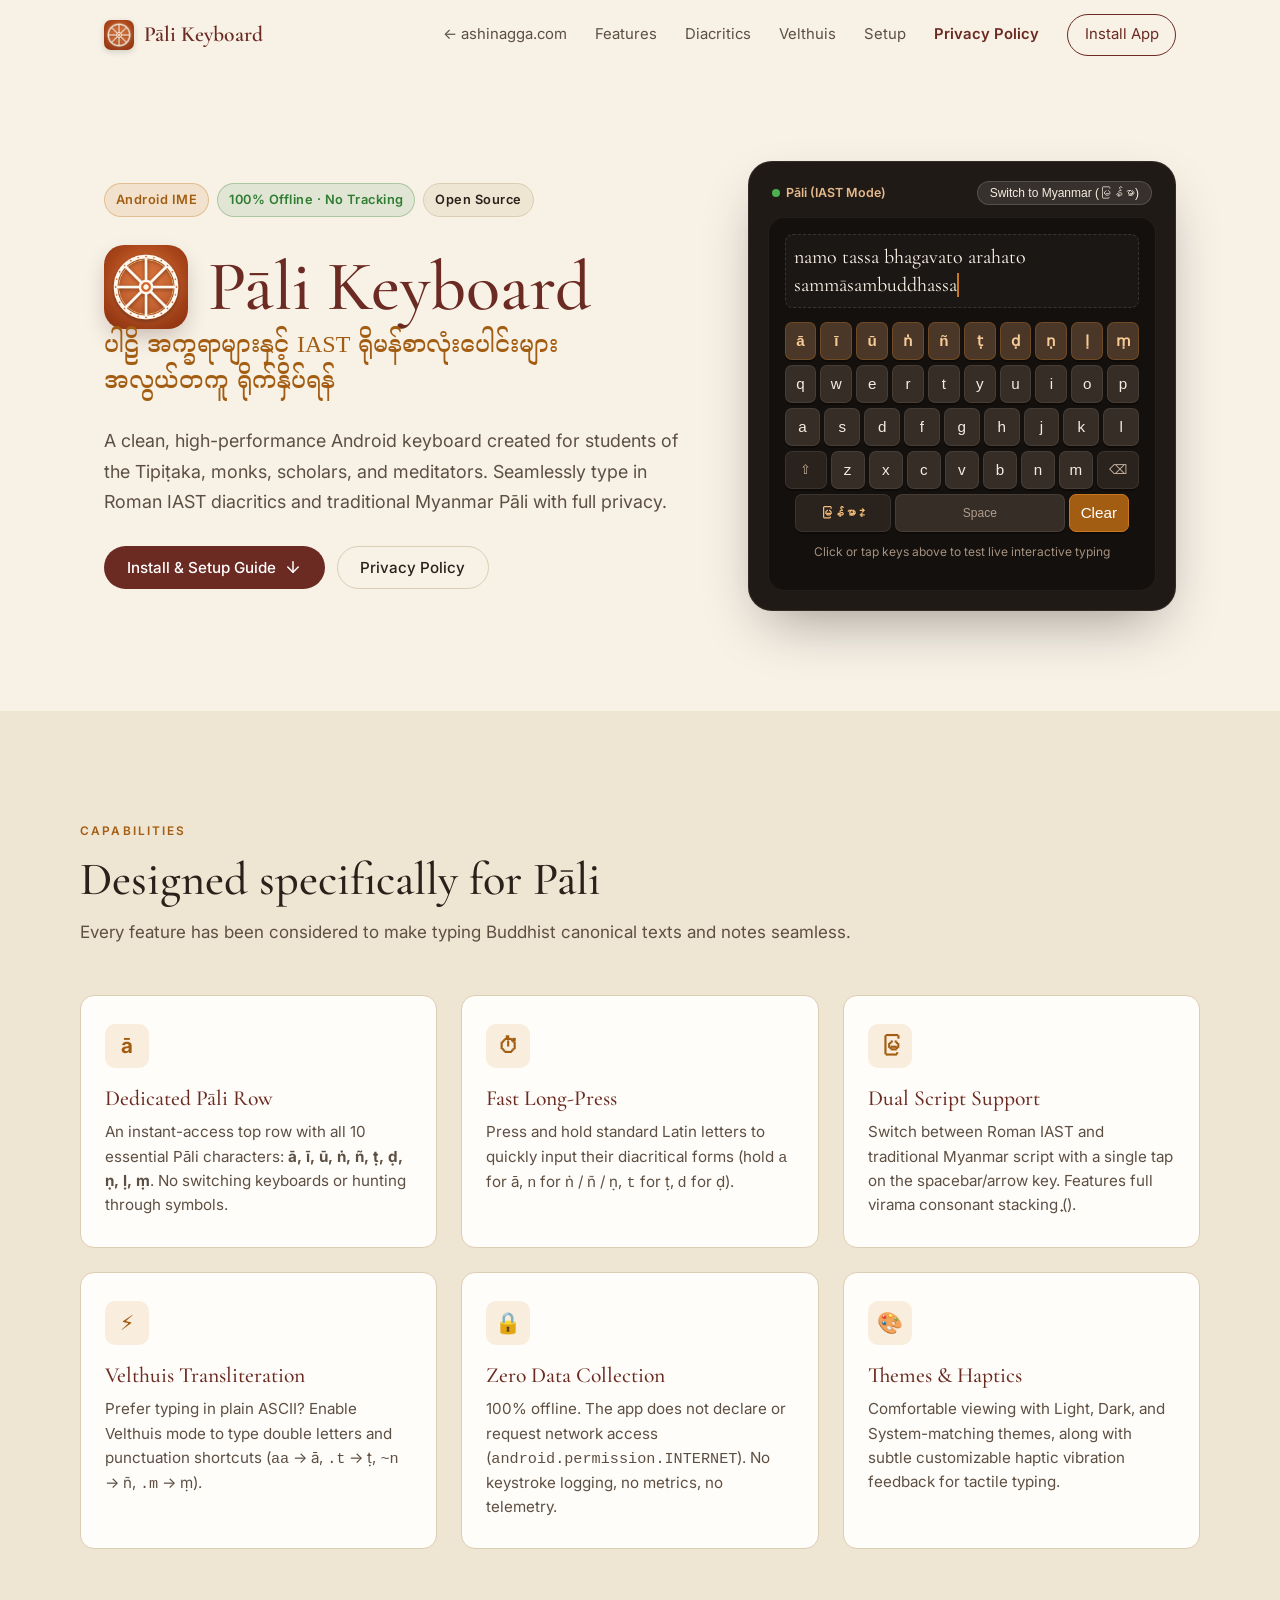
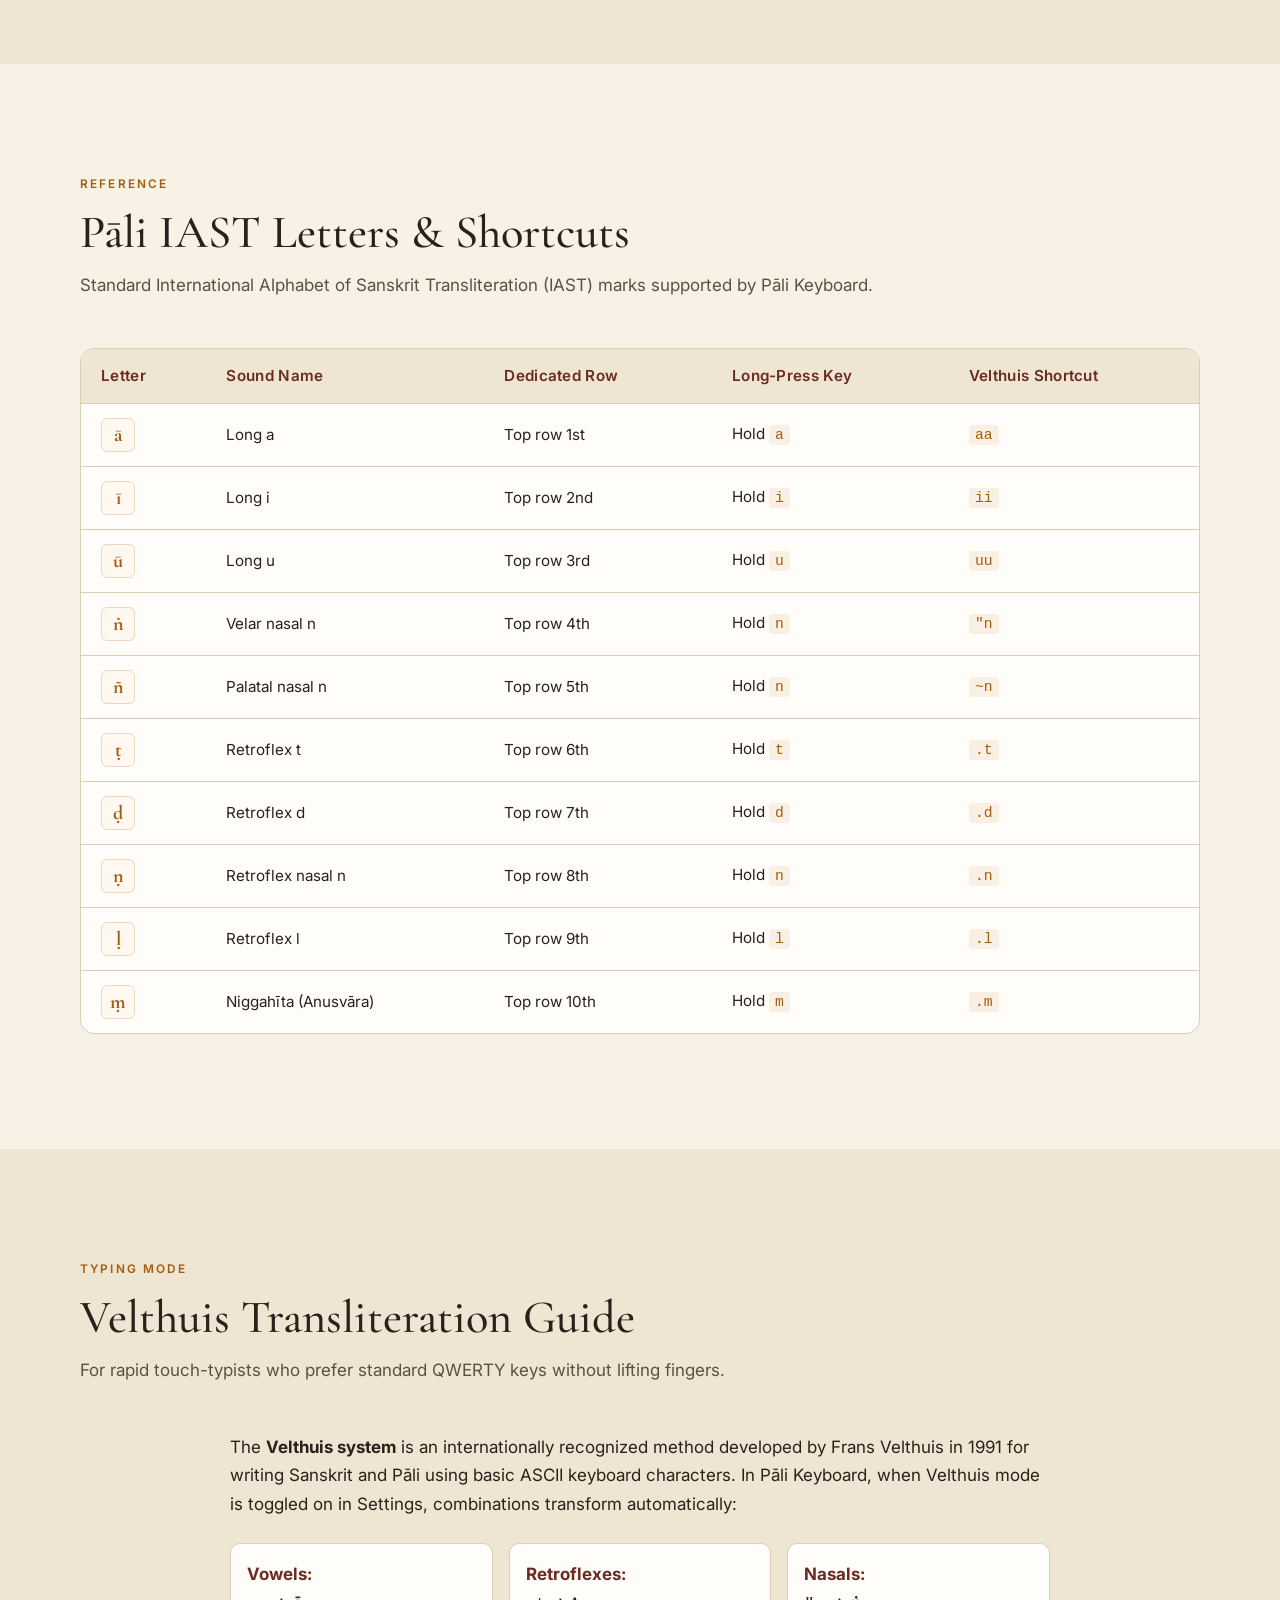
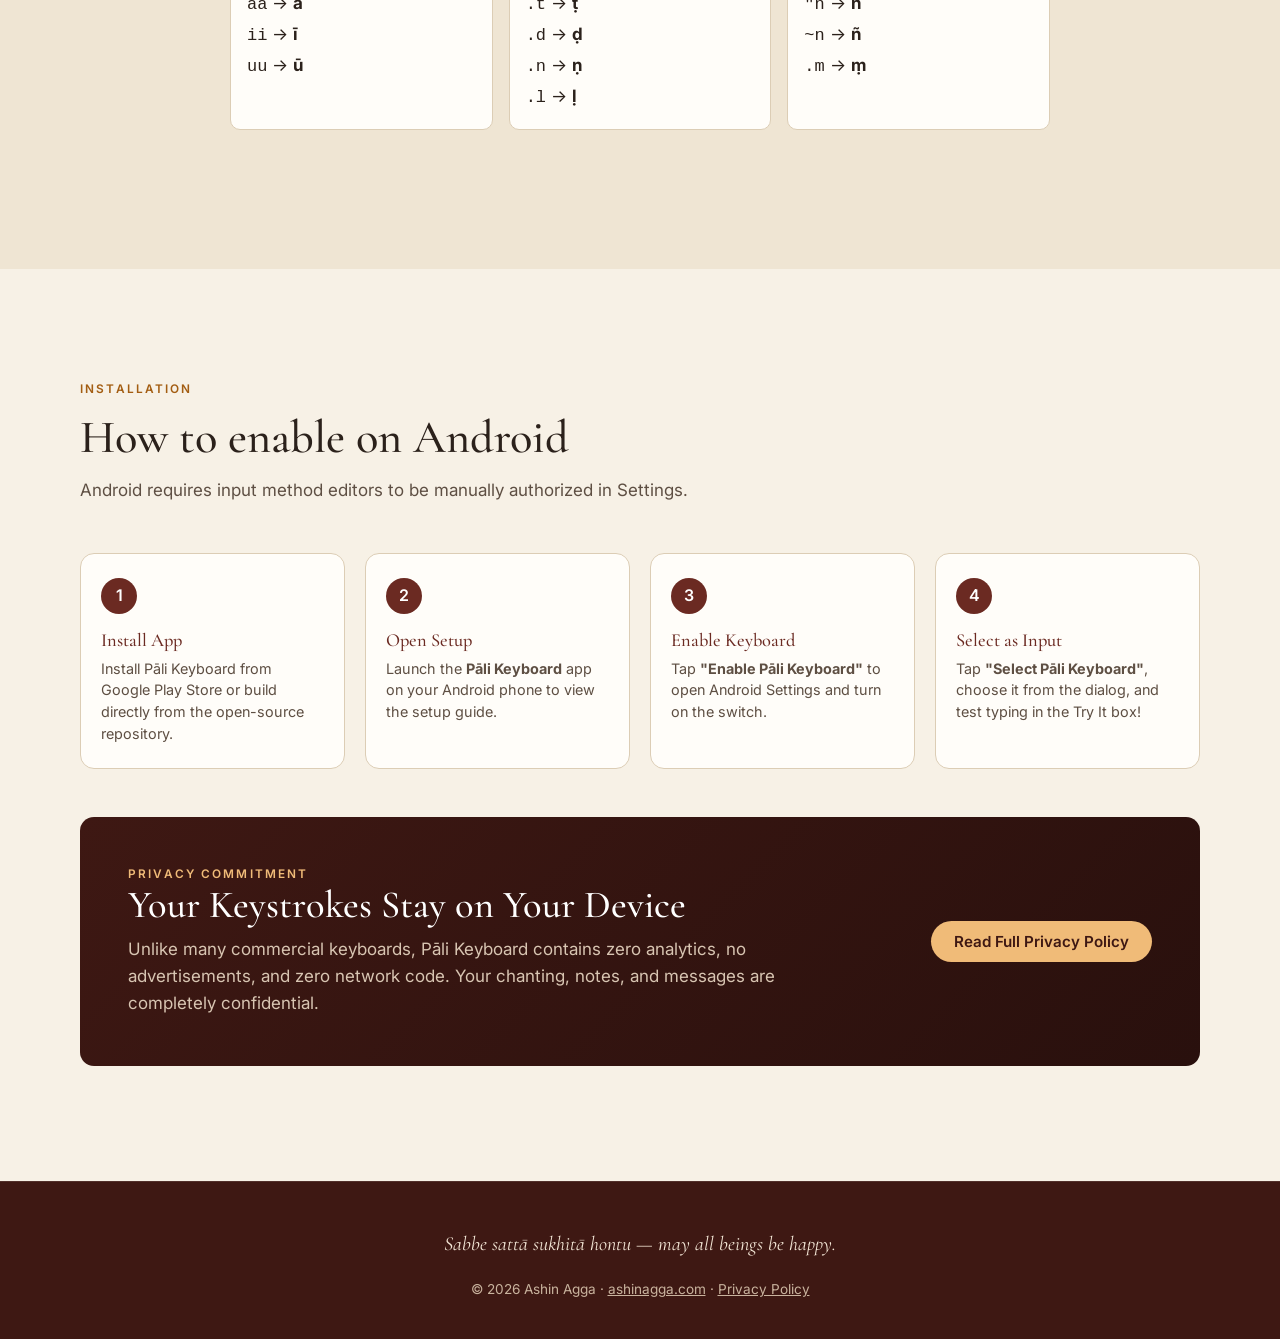
<file: pali-keyboard/index.html>
<!doctype html>
<html lang="en">
<head>
  <meta charset="utf-8">
  <meta name="viewport" content="width=device-width, initial-scale=1">
  <title>Pāli Keyboard for Android - Ashin Agga</title>
  <meta name="description" content="A lightweight, privacy-focused Android keyboard (IME) for typing Pāli in Roman script (IAST) and Myanmar script. 100% offline with zero data collection.">
  <link rel="preconnect" href="https://fonts.googleapis.com">
  <link rel="preconnect" href="https://fonts.gstatic.com" crossorigin>
  <link href="https://fonts.googleapis.com/css2?family=Cormorant+Garamond:ital,wght@0,400;0,500;0,600;1,400&family=Inter:wght@400;500;600;700&family=Noto+Serif+Myanmar:wght@400;500;600&display=swap" rel="stylesheet">
  <link rel="stylesheet" href="../css/style.css">
  <style>
    /* Specific styles for Pāli Keyboard Project Page */
    .pk-hero {
      max-width: var(--max);
      margin: 0 auto;
      padding: clamp(40px, 7vw, 90px) 24px clamp(50px, 8vw, 100px);
      display: grid;
      grid-template-columns: 1.15fr 0.85fr;
      gap: clamp(36px, 5vw, 70px);
      align-items: center;
    }
    .pk-hero__content h1 {
      font-size: clamp(2.8rem, 6vw, 4.4rem);
      color: var(--maroon);
      line-height: 1.08;
      margin-bottom: 0.35rem;
    }
    .pk-hero__burmese {
      font-family: var(--mm);
      font-size: clamp(1.2rem, 2.5vw, 1.5rem);
      color: var(--saffron-deep);
      margin-bottom: 1.25rem;
      line-height: 1.5;
    }
    .pk-hero__lead {
      font-size: 1.12rem;
      color: var(--ink-soft);
      line-height: 1.7;
      margin-bottom: 1.75rem;
    }
    .pk-badge-group {
      display: flex;
      flex-wrap: wrap;
      gap: 8px;
      margin-bottom: 1.75rem;
    }
    .pk-badge {
      display: inline-flex;
      align-items: center;
      gap: 6px;
      padding: .4em .85em;
      border-radius: 999px;
      font-size: .8rem;
      font-weight: 600;
      letter-spacing: .04em;
      background: var(--paper-2);
      border: 1px solid var(--line);
      color: var(--ink);
    }
    .pk-badge--accent {
      background: rgba(200,120,30,.12);
      border-color: rgba(200,120,30,.35);
      color: var(--saffron-deep);
    }
    .pk-badge--green {
      background: rgba(46,125,50,.1);
      border-color: rgba(46,125,50,.3);
      color: #2e7d32;
    }
    .pk-hero__actions {
      display: flex;
      flex-wrap: wrap;
      gap: 12px;
      align-items: center;
    }
    .pk-hero__actions .btn {
      display: inline-flex;
      align-items: center;
      gap: 8px;
    }

    /* Interactive Demo Sandbox */
    .pk-demo-card {
      background: #201a16;
      border-radius: 24px;
      padding: 20px;
      box-shadow: 0 24px 60px -20px rgba(32,26,22,.45), inset 0 0 0 1px rgba(255,255,255,.08);
      color: #fff;
    }
    .pk-demo__top {
      display: flex;
      justify-content: space-between;
      align-items: center;
      margin-bottom: 12px;
      padding: 0 4px;
    }
    .pk-demo__status {
      font-size: .78rem;
      font-weight: 600;
      color: #e5b98a;
      display: flex;
      align-items: center;
      gap: 6px;
    }
    .pk-demo__status::before {
      content: "";
      width: 8px;
      height: 8px;
      border-radius: 50%;
      background: #4caf50;
      display: inline-block;
    }
    .pk-demo__toggle-btn {
      background: rgba(255,255,255,.1);
      border: 1px solid rgba(255,255,255,.15);
      color: #f7ede0;
      border-radius: 999px;
      padding: 4px 12px;
      font-size: .75rem;
      cursor: pointer;
      transition: background .2s;
    }
    .pk-demo__toggle-btn:hover {
      background: rgba(255,255,255,.18);
    }
    .pk-demo__screen {
      background: #14100d;
      border-radius: 16px;
      padding: 16px;
      border: 1px solid rgba(255,255,255,.06);
    }
    .pk-demo__input-area {
      min-height: 70px;
      font-family: var(--serif);
      font-size: 1.25rem;
      line-height: 1.4;
      color: #fff6eb;
      word-break: break-word;
      padding: 8px;
      background: rgba(255,255,255,.03);
      border-radius: 8px;
      border: 1px dashed rgba(255,255,255,.12);
      margin-bottom: 14px;
      position: relative;
    }
    .pk-demo__cursor {
      display: inline-block;
      width: 2px;
      height: 1.2em;
      vertical-align: text-bottom;
      background: var(--saffron);
      animation: blink 1s step-end infinite;
    }
    @keyframes blink { 50% { opacity: 0; } }

    .pk-demo__keyboard {
      display: flex;
      flex-direction: column;
      gap: 5px;
      user-select: none;
    }
    .pk-kb-row {
      display: flex;
      gap: 4px;
      justify-content: center;
    }
    .pk-key {
      flex: 1;
      height: 38px;
      max-width: 42px;
      background: #362d26;
      border: 1px solid rgba(255,255,255,.08);
      border-radius: 7px;
      color: #f5ebe0;
      display: flex;
      align-items: center;
      justify-content: center;
      font-size: .95rem;
      font-weight: 500;
      cursor: pointer;
      box-shadow: 0 2px 0 rgba(0,0,0,.35);
      transition: transform .08s, background .1s;
    }
    .pk-key:hover {
      background: #463b33;
    }
    .pk-key:active {
      transform: translateY(2px);
      box-shadow: none;
    }
    .pk-key--pali {
      background: #4a3727;
      border-color: rgba(200,120,30,.3);
      color: #f7ca97;
      font-weight: 600;
    }
    .pk-key--pali:hover {
      background: #5d4632;
    }
    .pk-key--mod {
      flex: 1.4;
      max-width: 52px;
      background: #2a221c;
      color: #c4b09e;
      font-size: .8rem;
    }
    .pk-key--switch {
      flex: 2.2;
      max-width: 96px;
      background: #2a221c;
      color: #f0bb78;
      font-size: .75rem;
      font-weight: 600;
    }
    .pk-key--space {
      flex: 4;
      max-width: 170px;
      font-size: .75rem;
      color: #b09e8e;
    }
    .pk-key--enter {
      flex: 1.6;
      max-width: 60px;
      background: var(--saffron-deep);
      border-color: var(--saffron);
      color: #fff;
    }
    .pk-key--enter:hover {
      background: var(--saffron);
    }
    .pk-demo__hint {
      text-align: center;
      font-size: .75rem;
      color: #a4917f;
      margin-top: 10px;
    }

    /* Feature Grid */
    .pk-feature-grid {
      display: grid;
      grid-template-columns: repeat(3, 1fr);
      gap: 24px;
      margin-top: 2rem;
    }
    .pk-feature-card {
      background: #fffdf9;
      border: 1px solid var(--line);
      border-radius: var(--radius);
      padding: 28px 24px;
      display: flex;
      flex-direction: column;
      transition: transform .2s, box-shadow .2s;
    }
    .pk-feature-card:hover {
      transform: translateY(-3px);
      box-shadow: 0 16px 36px -20px rgba(62,24,19,.2);
      border-color: var(--saffron);
    }
    .pk-feature-icon {
      width: 44px;
      height: 44px;
      border-radius: 10px;
      background: rgba(200,120,30,.12);
      color: var(--saffron-deep);
      display: flex;
      align-items: center;
      justify-content: center;
      font-size: 1.3rem;
      font-weight: bold;
      margin-bottom: 1.2rem;
    }
    .pk-feature-card h3 {
      font-size: 1.35rem;
      color: var(--maroon);
      margin-bottom: .6rem;
    }
    .pk-feature-card p {
      color: var(--ink-soft);
      font-size: .95rem;
      line-height: 1.6;
      margin: 0;
    }

    /* Tables */
    .pk-table-wrapper {
      background: #fffdf9;
      border: 1px solid var(--line);
      border-radius: var(--radius);
      overflow-x: auto;
      margin-top: 1.5rem;
      box-shadow: 0 4px 20px -10px rgba(0,0,0,.05);
    }
    .pk-table {
      width: 100%;
      border-collapse: collapse;
      text-align: left;
      font-size: .95rem;
    }
    .pk-table th, .pk-table td {
      padding: 14px 20px;
      border-bottom: 1px solid var(--line);
    }
    .pk-table th {
      background: var(--paper-2);
      font-weight: 600;
      color: var(--maroon);
      letter-spacing: .02em;
    }
    .pk-table tr:last-child td {
      border-bottom: none;
    }
    .pk-table code {
      background: rgba(200,120,30,.1);
      color: var(--saffron-deep);
      padding: 2px 6px;
      border-radius: 4px;
      font-size: .92rem;
      font-family: monospace;
    }
    .pk-letter-badge {
      display: inline-flex;
      align-items: center;
      justify-content: center;
      min-width: 34px;
      height: 34px;
      border-radius: 6px;
      background: #fff8f0;
      border: 1px solid #eed6bf;
      color: var(--saffron-deep);
      font-family: var(--serif);
      font-size: 1.25rem;
      font-weight: bold;
    }

    /* Steps */
    .pk-steps-grid {
      display: grid;
      grid-template-columns: repeat(4, 1fr);
      gap: 20px;
      margin-top: 2rem;
    }
    .pk-step-card {
      background: #fffdf9;
      border: 1px solid var(--line);
      border-radius: var(--radius);
      padding: 24px 20px;
      position: relative;
    }
    .pk-step-num {
      width: 36px;
      height: 36px;
      border-radius: 50%;
      background: var(--maroon);
      color: #fff;
      display: flex;
      align-items: center;
      justify-content: center;
      font-size: 1rem;
      font-weight: 600;
      margin-bottom: 1rem;
    }
    .pk-step-card h3 {
      font-size: 1.15rem;
      color: var(--maroon);
      margin-bottom: .5rem;
    }
    .pk-step-card p {
      color: var(--ink-soft);
      font-size: .9rem;
      line-height: 1.5;
      margin: 0;
    }

    /* Privacy Banner */
    .pk-privacy-banner {
      background: linear-gradient(135deg, #3e1813 0%, #29100d 100%);
      color: #f7ede0;
      border-radius: var(--radius);
      padding: clamp(32px, 5vw, 48px);
      margin-top: 3rem;
      display: grid;
      grid-template-columns: 1fr auto;
      gap: 32px;
      align-items: center;
    }
    .pk-privacy-banner h3 {
      font-size: clamp(1.8rem, 3vw, 2.4rem);
      color: #fff;
      margin-bottom: .6rem;
    }
    .pk-privacy-banner p {
      color: #d8c5b2;
      line-height: 1.6;
      margin: 0;
      max-width: 60ch;
    }

    /* Responsive */
    @media (max-width: 960px) {
      .pk-hero {
        grid-template-columns: 1fr;
        padding-top: 32px;
      }
      .pk-feature-grid {
        grid-template-columns: repeat(2, 1fr);
      }
      .pk-steps-grid {
        grid-template-columns: repeat(2, 1fr);
      }
      .pk-privacy-banner {
        grid-template-columns: 1fr;
      }
    }
    @media (max-width: 640px) {
      .pk-feature-grid {
        grid-template-columns: 1fr;
      }
      .pk-steps-grid {
        grid-template-columns: 1fr;
      }
      .pk-key {
        height: 34px;
        font-size: .85rem;
      }
    }
  </style>
</head>
<body>

  <!-- ============ NAV ============ -->
  <header class="nav" id="top">
    <div class="nav__inner">
      <a class="nav__brand" href="index.html" aria-label="Pāli Keyboard home" style="display:flex; align-items:center; gap:10px;">
        <img src="../images/pali-keyboard-icon.png" alt="Pāli Keyboard Logo" width="30" height="30" style="border-radius:7px; box-shadow:0 2px 6px rgba(0,0,0,.15);">
        <span>Pāli Keyboard</span>
      </a>

      <button class="nav__toggle" aria-expanded="false" aria-controls="nav-menu">
        <span class="sr-only">Open menu</span><span></span><span></span>
      </button>

      <nav id="nav-menu" class="nav__menu" aria-label="Main">
        <a href="../index.html#projects">← ashinagga.com</a>
        <a href="#features">Features</a>
        <a href="#diacritics">Diacritics</a>
        <a href="#velthuis">Velthuis</a>
        <a href="#setup">Setup</a>
        <a href="privacy-policy.html" style="font-weight: 600; color: var(--maroon);">Privacy Policy</a>
        <a href="#setup" class="nav__cta">Install App</a>
      </nav>
    </div>
  </header>

  <main>
    <!-- ============ HERO ============ -->
    <section class="pk-hero">
      <div class="pk-hero__content reveal">
        <div class="pk-badge-group">
          <span class="pk-badge pk-badge--accent">Android IME</span>
          <span class="pk-badge pk-badge--green">100% Offline · No Tracking</span>
          <span class="pk-badge">Open Source</span>
        </div>
        <div style="display:flex; align-items:center; gap:20px; margin-bottom: 0.35rem;">
          <img src="../images/pali-keyboard-icon.png" alt="Pāli Keyboard App Icon" width="84" height="84" style="border-radius:20px; box-shadow:0 10px 24px -6px rgba(62,24,19,.3); flex-shrink:0;">
          <h1 style="margin:0;">Pāli Keyboard</h1>
        </div>
        <p class="pk-hero__burmese">ပါဠိ အက္ခရာများနှင့် IAST ရိုမန်စာလုံးပေါင်းများ အလွယ်တကူ ရိုက်နှိပ်ရန်</p>
        <p class="pk-hero__lead">
          A clean, high-performance Android keyboard created for students of the Tipiṭaka, monks, scholars, and meditators. Seamlessly type in Roman IAST diacritics and traditional Myanmar Pāli with full privacy.
        </p>
        <div class="pk-hero__actions">
          <a class="btn btn--primary" href="#setup">
            Install &amp; Setup Guide
            <svg width="18" height="18" viewBox="0 0 24 24" fill="none" stroke="currentColor" stroke-width="2" stroke-linecap="round" stroke-linejoin="round" aria-hidden="true"><line x1="12" y1="5" x2="12" y2="19"></line><polyline points="19 12 12 19 5 12"></polyline></svg>
          </a>
          <a class="btn btn--ghost" href="privacy-policy.html">Privacy Policy</a>
        </div>
      </div>

      <!-- Interactive Keyboard Sandbox Preview -->
      <div class="pk-hero__preview reveal">
        <div class="pk-demo-card">
          <div class="pk-demo__top">
            <span class="pk-demo__status" id="script-label">Pāli (IAST Mode)</span>
            <button class="pk-demo__toggle-btn" id="btn-demo-toggle" type="button">Switch to Myanmar (မြန်မာ)</button>
          </div>
          <div class="pk-demo__screen">
            <div class="pk-demo__input-area" id="demo-output">
              <span id="demo-text">namo tassa bhagavato arahato sammāsambuddhassa</span><span class="pk-demo__cursor"></span>
            </div>
            
            <!-- IAST Keyboard Layout -->
            <div class="pk-demo__keyboard" id="kb-iast">
              <div class="pk-kb-row">
                <button class="pk-key pk-key--pali" type="button">ā</button>
                <button class="pk-key pk-key--pali" type="button">ī</button>
                <button class="pk-key pk-key--pali" type="button">ū</button>
                <button class="pk-key pk-key--pali" type="button">ṅ</button>
                <button class="pk-key pk-key--pali" type="button">ñ</button>
                <button class="pk-key pk-key--pali" type="button">ṭ</button>
                <button class="pk-key pk-key--pali" type="button">ḍ</button>
                <button class="pk-key pk-key--pali" type="button">ṇ</button>
                <button class="pk-key pk-key--pali" type="button">ḷ</button>
                <button class="pk-key pk-key--pali" type="button">ṃ</button>
              </div>
              <div class="pk-kb-row">
                <button class="pk-key" type="button">q</button>
                <button class="pk-key" type="button">w</button>
                <button class="pk-key" type="button">e</button>
                <button class="pk-key" type="button">r</button>
                <button class="pk-key" type="button">t</button>
                <button class="pk-key" type="button">y</button>
                <button class="pk-key" type="button">u</button>
                <button class="pk-key" type="button">i</button>
                <button class="pk-key" type="button">o</button>
                <button class="pk-key" type="button">p</button>
              </div>
              <div class="pk-kb-row">
                <button class="pk-key" type="button">a</button>
                <button class="pk-key" type="button">s</button>
                <button class="pk-key" type="button">d</button>
                <button class="pk-key" type="button">f</button>
                <button class="pk-key" type="button">g</button>
                <button class="pk-key" type="button">h</button>
                <button class="pk-key" type="button">j</button>
                <button class="pk-key" type="button">k</button>
                <button class="pk-key" type="button">l</button>
              </div>
              <div class="pk-kb-row">
                <button class="pk-key pk-key--mod" id="btn-shift" type="button">⇧</button>
                <button class="pk-key" type="button">z</button>
                <button class="pk-key" type="button">x</button>
                <button class="pk-key" type="button">c</button>
                <button class="pk-key" type="button">v</button>
                <button class="pk-key" type="button">b</button>
                <button class="pk-key" type="button">n</button>
                <button class="pk-key" type="button">m</button>
                <button class="pk-key pk-key--mod" id="btn-backspace" type="button">⌫</button>
              </div>
              <div class="pk-kb-row">
                <button class="pk-key pk-key--switch" id="btn-switch-script" type="button">မြန်မာ ⇄</button>
                <button class="pk-key pk-key--space" id="btn-space" type="button">Space</button>
                <button class="pk-key pk-key--enter" id="btn-clear" type="button">Clear</button>
              </div>
            </div>

            <!-- Myanmar Keyboard Layout (Hidden initially) -->
            <div class="pk-demo__keyboard" id="kb-myanmar" style="display:none;">
              <div class="pk-kb-row">
                <button class="pk-key pk-key--pali" type="button">က</button>
                <button class="pk-key pk-key--pali" type="button">ခ</button>
                <button class="pk-key pk-key--pali" type="button">ဂ</button>
                <button class="pk-key pk-key--pali" type="button">ဃ</button>
                <button class="pk-key pk-key--pali" type="button">င</button>
                <button class="pk-key pk-key--pali" type="button">စ</button>
                <button class="pk-key pk-key--pali" type="button">ဆ</button>
                <button class="pk-key pk-key--pali" type="button">ဇ</button>
                <button class="pk-key pk-key--pali" type="button">ဈ</button>
                <button class="pk-key pk-key--pali" type="button">ဉ</button>
              </div>
              <div class="pk-kb-row">
                <button class="pk-key" type="button">ဋ</button>
                <button class="pk-key" type="button">ဌ</button>
                <button class="pk-key" type="button">ဍ</button>
                <button class="pk-key" type="button">ဎ</button>
                <button class="pk-key" type="button">ဏ</button>
                <button class="pk-key" type="button">တ</button>
                <button class="pk-key" type="button">ထ</button>
                <button class="pk-key" type="button">ဒ</button>
                <button class="pk-key" type="button">ဓ</button>
                <button class="pk-key" type="button">န</button>
              </div>
              <div class="pk-kb-row">
                <button class="pk-key" type="button">ပ</button>
                <button class="pk-key" type="button">ဖ</button>
                <button class="pk-key" type="button">ဗ</button>
                <button class="pk-key" type="button">ဘ</button>
                <button class="pk-key" type="button">မ</button>
                <button class="pk-key" type="button">ယ</button>
                <button class="pk-key" type="button">ရ</button>
                <button class="pk-key" type="button">လ</button>
                <button class="pk-key" type="button">ဝ</button>
              </div>
              <div class="pk-kb-row">
                <button class="pk-key pk-key--mod" type="button">သ</button>
                <button class="pk-key" type="button">ဟ</button>
                <button class="pk-key" type="button">ဠ</button>
                <button class="pk-key" type="button">အ</button>
                <button class="pk-key" type="button">ာ</button>
                <button class="pk-key" type="button">ိ</button>
                <button class="pk-key" type="button">ု</button>
                <button class="pk-key" type="button">္</button>
                <button class="pk-key pk-key--mod" id="btn-backspace-mm" type="button">⌫</button>
              </div>
              <div class="pk-kb-row">
                <button class="pk-key pk-key--switch" id="btn-switch-iast" type="button">IAST ⇄</button>
                <button class="pk-key pk-key--space" id="btn-space-mm" type="button">Space</button>
                <button class="pk-key pk-key--enter" id="btn-clear-mm" type="button">Clear</button>
              </div>
            </div>
            <p class="pk-demo__hint">Click or tap keys above to test live interactive typing</p>
          </div>
        </div>
      </div>
    </section>

    <!-- ============ FEATURES ============ -->
    <section class="section section--tint" id="features">
      <div class="section__head reveal">
        <p class="eyebrow">Capabilities</p>
        <h2>Designed specifically for Pāli</h2>
        <p class="section__sub">Every feature has been considered to make typing Buddhist canonical texts and notes seamless.</p>
      </div>

      <div class="pk-feature-grid reveal">
        <div class="pk-feature-card">
          <div class="pk-feature-icon">ā</div>
          <h3>Dedicated Pāli Row</h3>
          <p>
            An instant-access top row with all 10 essential Pāli characters: <strong>ā, ī, ū, ṅ, ñ, ṭ, ḍ, ṇ, ḷ, ṃ</strong>. No switching keyboards or hunting through symbols.
          </p>
        </div>

        <div class="pk-feature-card">
          <div class="pk-feature-icon">⏱</div>
          <h3>Fast Long-Press</h3>
          <p>
            Press and hold standard Latin letters to quickly input their diacritical forms (hold <code>a</code> for ā, <code>n</code> for ṅ / ñ / ṇ, <code>t</code> for ṭ, <code>d</code> for ḍ).
          </p>
        </div>

        <div class="pk-feature-card">
          <div class="pk-feature-icon">မြ</div>
          <h3>Dual Script Support</h3>
          <p>
            Switch between Roman IAST and traditional Myanmar script with a single tap on the spacebar/arrow key. Features full virama consonant stacking (<code>္</code>).
          </p>
        </div>

        <div class="pk-feature-card">
          <div class="pk-feature-icon">⚡</div>
          <h3>Velthuis Transliteration</h3>
          <p>
            Prefer typing in plain ASCII? Enable Velthuis mode to type double letters and punctuation shortcuts (<code>aa</code> → ā, <code>.t</code> → ṭ, <code>~n</code> → ñ, <code>.m</code> → ṃ).
          </p>
        </div>

        <div class="pk-feature-card">
          <div class="pk-feature-icon">🔒</div>
          <h3>Zero Data Collection</h3>
          <p>
            100% offline. The app does not declare or request network access (<code>android.permission.INTERNET</code>). No keystroke logging, no metrics, no telemetry.
          </p>
        </div>

        <div class="pk-feature-card">
          <div class="pk-feature-icon">🎨</div>
          <h3>Themes &amp; Haptics</h3>
          <p>
            Comfortable viewing with Light, Dark, and System-matching themes, along with subtle customizable haptic vibration feedback for tactile typing.
          </p>
        </div>
      </div>
    </section>

    <!-- ============ DIACRITICS ============ -->
    <section class="section" id="diacritics">
      <div class="section__head reveal">
        <p class="eyebrow">Reference</p>
        <h2>Pāli IAST Letters &amp; Shortcuts</h2>
        <p class="section__sub">Standard International Alphabet of Sanskrit Transliteration (IAST) marks supported by Pāli Keyboard.</p>
      </div>

      <div class="pk-table-wrapper reveal">
        <table class="pk-table">
          <thead>
            <tr>
              <th>Letter</th>
              <th>Sound Name</th>
              <th>Dedicated Row</th>
              <th>Long-Press Key</th>
              <th>Velthuis Shortcut</th>
            </tr>
          </thead>
          <tbody>
            <tr>
              <td><span class="pk-letter-badge">ā</span></td>
              <td>Long a</td>
              <td>Top row 1st</td>
              <td>Hold <code>a</code></td>
              <td><code>aa</code></td>
            </tr>
            <tr>
              <td><span class="pk-letter-badge">ī</span></td>
              <td>Long i</td>
              <td>Top row 2nd</td>
              <td>Hold <code>i</code></td>
              <td><code>ii</code></td>
            </tr>
            <tr>
              <td><span class="pk-letter-badge">ū</span></td>
              <td>Long u</td>
              <td>Top row 3rd</td>
              <td>Hold <code>u</code></td>
              <td><code>uu</code></td>
            </tr>
            <tr>
              <td><span class="pk-letter-badge">ṅ</span></td>
              <td>Velar nasal n</td>
              <td>Top row 4th</td>
              <td>Hold <code>n</code></td>
              <td><code>"n</code></td>
            </tr>
            <tr>
              <td><span class="pk-letter-badge">ñ</span></td>
              <td>Palatal nasal n</td>
              <td>Top row 5th</td>
              <td>Hold <code>n</code></td>
              <td><code>~n</code></td>
            </tr>
            <tr>
              <td><span class="pk-letter-badge">ṭ</span></td>
              <td>Retroflex t</td>
              <td>Top row 6th</td>
              <td>Hold <code>t</code></td>
              <td><code>.t</code></td>
            </tr>
            <tr>
              <td><span class="pk-letter-badge">ḍ</span></td>
              <td>Retroflex d</td>
              <td>Top row 7th</td>
              <td>Hold <code>d</code></td>
              <td><code>.d</code></td>
            </tr>
            <tr>
              <td><span class="pk-letter-badge">ṇ</span></td>
              <td>Retroflex nasal n</td>
              <td>Top row 8th</td>
              <td>Hold <code>n</code></td>
              <td><code>.n</code></td>
            </tr>
            <tr>
              <td><span class="pk-letter-badge">ḷ</span></td>
              <td>Retroflex l</td>
              <td>Top row 9th</td>
              <td>Hold <code>l</code></td>
              <td><code>.l</code></td>
            </tr>
            <tr>
              <td><span class="pk-letter-badge">ṃ</span></td>
              <td>Niggahīta (Anusvāra)</td>
              <td>Top row 10th</td>
              <td>Hold <code>m</code></td>
              <td><code>.m</code></td>
            </tr>
          </tbody>
        </table>
      </div>
    </section>

    <!-- ============ VELTHUIS ============ -->
    <section class="section section--tint" id="velthuis">
      <div class="section__head reveal">
        <p class="eyebrow">Typing Mode</p>
        <h2>Velthuis Transliteration Guide</h2>
        <p class="section__sub">For rapid touch-typists who prefer standard QWERTY keys without lifting fingers.</p>
      </div>

      <div class="reveal" style="max-width: 820px; margin: 0 auto; line-height: 1.7;">
        <p>
          The <strong>Velthuis system</strong> is an internationally recognized method developed by Frans Velthuis in 1991 for writing Sanskrit and Pāli using basic ASCII keyboard characters. In Pāli Keyboard, when Velthuis mode is toggled on in Settings, combinations transform automatically:
        </p>

        <div style="display: grid; grid-template-columns: repeat(auto-fit, minmax(220px, 1fr)); gap: 16px; margin: 1.5rem 0;">
          <div style="background:#fffdf9; border:1px solid var(--line); border-radius:10px; padding:16px;">
            <strong style="color:var(--maroon);">Vowels:</strong><br>
            <code>aa</code> → <strong>ā</strong><br>
            <code>ii</code> → <strong>ī</strong><br>
            <code>uu</code> → <strong>ū</strong>
          </div>
          <div style="background:#fffdf9; border:1px solid var(--line); border-radius:10px; padding:16px;">
            <strong style="color:var(--maroon);">Retroflexes:</strong><br>
            <code>.t</code> → <strong>ṭ</strong><br>
            <code>.d</code> → <strong>ḍ</strong><br>
            <code>.n</code> → <strong>ṇ</strong><br>
            <code>.l</code> → <strong>ḷ</strong>
          </div>
          <div style="background:#fffdf9; border:1px solid var(--line); border-radius:10px; padding:16px;">
            <strong style="color:var(--maroon);">Nasals:</strong><br>
            <code>"n</code> → <strong>ṅ</strong><br>
            <code>~n</code> → <strong>ñ</strong><br>
            <code>.m</code> → <strong>ṃ</strong>
          </div>
        </div>
      </div>
    </section>

    <!-- ============ SETUP ============ -->
    <section class="section" id="setup">
      <div class="section__head reveal">
        <p class="eyebrow">Installation</p>
        <h2>How to enable on Android</h2>
        <p class="section__sub">Android requires input method editors to be manually authorized in Settings.</p>
      </div>

      <div class="pk-steps-grid reveal">
        <div class="pk-step-card">
          <div class="pk-step-num">1</div>
          <h3>Install App</h3>
          <p>Install Pāli Keyboard from Google Play Store or build directly from the open-source repository.</p>
        </div>

        <div class="pk-step-card">
          <div class="pk-step-num">2</div>
          <h3>Open Setup</h3>
          <p>Launch the <strong>Pāli Keyboard</strong> app on your Android phone to view the setup guide.</p>
        </div>

        <div class="pk-step-card">
          <div class="pk-step-num">3</div>
          <h3>Enable Keyboard</h3>
          <p>Tap <strong>"Enable Pāli Keyboard"</strong> to open Android Settings and turn on the switch.</p>
        </div>

        <div class="pk-step-card">
          <div class="pk-step-num">4</div>
          <h3>Select as Input</h3>
          <p>Tap <strong>"Select Pāli Keyboard"</strong>, choose it from the dialog, and test typing in the Try It box!</p>
        </div>
      </div>

      <!-- Privacy Banner -->
      <div class="pk-privacy-banner reveal">
        <div>
          <p class="eyebrow" style="color: #f0bb78;">Privacy Commitment</p>
          <h3>Your Keystrokes Stay on Your Device</h3>
          <p>
            Unlike many commercial keyboards, Pāli Keyboard contains zero analytics, no advertisements, and zero network code. Your chanting, notes, and messages are completely confidential.
          </p>
        </div>
        <div>
          <a class="btn btn--primary" href="privacy-policy.html" style="background:#f0bb78; color:#3e1813; border:none; font-weight:600;">
            Read Full Privacy Policy
          </a>
        </div>
      </div>
    </section>
  </main>

  <!-- ============ FOOTER ============ -->
  <footer class="footer">
    <p>Sabbe sattā sukhitā hontu — may all beings be happy.</p>
    <p class="footer__small">
      © <span id="year">2026</span> Ashin Agga · 
      <a href="../index.html" style="text-decoration:underline;">ashinagga.com</a> · 
      <a href="privacy-policy.html" style="text-decoration:underline;">Privacy Policy</a>
    </p>
  </footer>

  <!-- Script for Interactive Demo and Navigation -->
  <script>
    // Navigation toggle
    const toggle = document.querySelector(".nav__toggle");
    const menu = document.querySelector("#nav-menu");
    if (toggle && menu) {
      toggle.addEventListener("click", () => {
        const open = toggle.getAttribute("aria-expanded") === "true";
        toggle.setAttribute("aria-expanded", String(!open));
        menu.classList.toggle("is-open", !open);
      });
      menu.addEventListener("click", (e) => {
        if (e.target.tagName === "A") {
          toggle.setAttribute("aria-expanded", "false");
          menu.classList.remove("is-open");
        }
      });
    }

    // Interactive Keyboard Demo
    const demoText = document.getElementById("demo-text");
    const scriptLabel = document.getElementById("script-label");
    const btnDemoToggle = document.getElementById("btn-demo-toggle");
    const kbIast = document.getElementById("kb-iast");
    const kbMyanmar = document.getElementById("kb-myanmar");
    let isShifted = false;

    function switchScript(toMyanmar) {
      if (toMyanmar) {
        kbIast.style.display = "none";
        kbMyanmar.style.display = "flex";
        scriptLabel.textContent = "ပါဠိ (မြန်မာ မုဒ်)";
        btnDemoToggle.textContent = "Switch to IAST (Roman)";
      } else {
        kbMyanmar.style.display = "none";
        kbIast.style.display = "flex";
        scriptLabel.textContent = "Pāli (IAST Mode)";
        btnDemoToggle.textContent = "Switch to Myanmar (မြန်မာ)";
      }
    }

    btnDemoToggle.addEventListener("click", () => {
      const isCurrentlyIast = kbIast.style.display !== "none";
      switchScript(isCurrentlyIast);
    });

    document.getElementById("btn-switch-script").addEventListener("click", () => switchScript(true));
    document.getElementById("btn-switch-iast").addEventListener("click", () => switchScript(false));

    function appendChar(ch) {
      demoText.textContent += ch;
    }
    function backspace() {
      const str = demoText.textContent;
      demoText.textContent = str.slice(0, -1);
    }
    function clearText() {
      demoText.textContent = "";
    }

    // Space & action buttons
    document.getElementById("btn-space").addEventListener("click", () => appendChar(" "));
    document.getElementById("btn-space-mm").addEventListener("click", () => appendChar(" "));
    document.getElementById("btn-backspace").addEventListener("click", backspace);
    document.getElementById("btn-backspace-mm").addEventListener("click", backspace);
    document.getElementById("btn-clear").addEventListener("click", clearText);
    document.getElementById("btn-clear-mm").addEventListener("click", clearText);

    // Shift toggle
    const btnShift = document.getElementById("btn-shift");
    btnShift.addEventListener("click", () => {
      isShifted = !isShifted;
      btnShift.style.background = isShifted ? "var(--saffron)" : "";
      btnShift.style.color = isShifted ? "#fff" : "";
      kbIast.querySelectorAll(".pk-key:not(.pk-key--mod):not(.pk-key--switch):not(.pk-key--space):not(.pk-key--enter)").forEach(k => {
        k.textContent = isShifted ? k.textContent.toUpperCase() : k.textContent.toLowerCase();
      });
    });

    // Handle key clicks for text entry
    document.querySelectorAll(".pk-demo-card .pk-key").forEach(btn => {
      btn.addEventListener("click", (e) => {
        const id = btn.id;
        if (id && (id.includes("shift") || id.includes("backspace") || id.includes("clear") || id.includes("space") || id.includes("switch"))) {
          return;
        }
        appendChar(btn.textContent);
      });
    });

    // Reveal animations
    const io = new IntersectionObserver((entries) => {
      entries.forEach((en) => {
        if (en.isIntersecting) { en.target.classList.add("is-visible"); io.unobserve(en.target); }
      });
    }, { threshold: 0.1 });
    document.querySelectorAll(".reveal").forEach((el) => io.observe(el));
  </script>
</body>
</html>
</file>
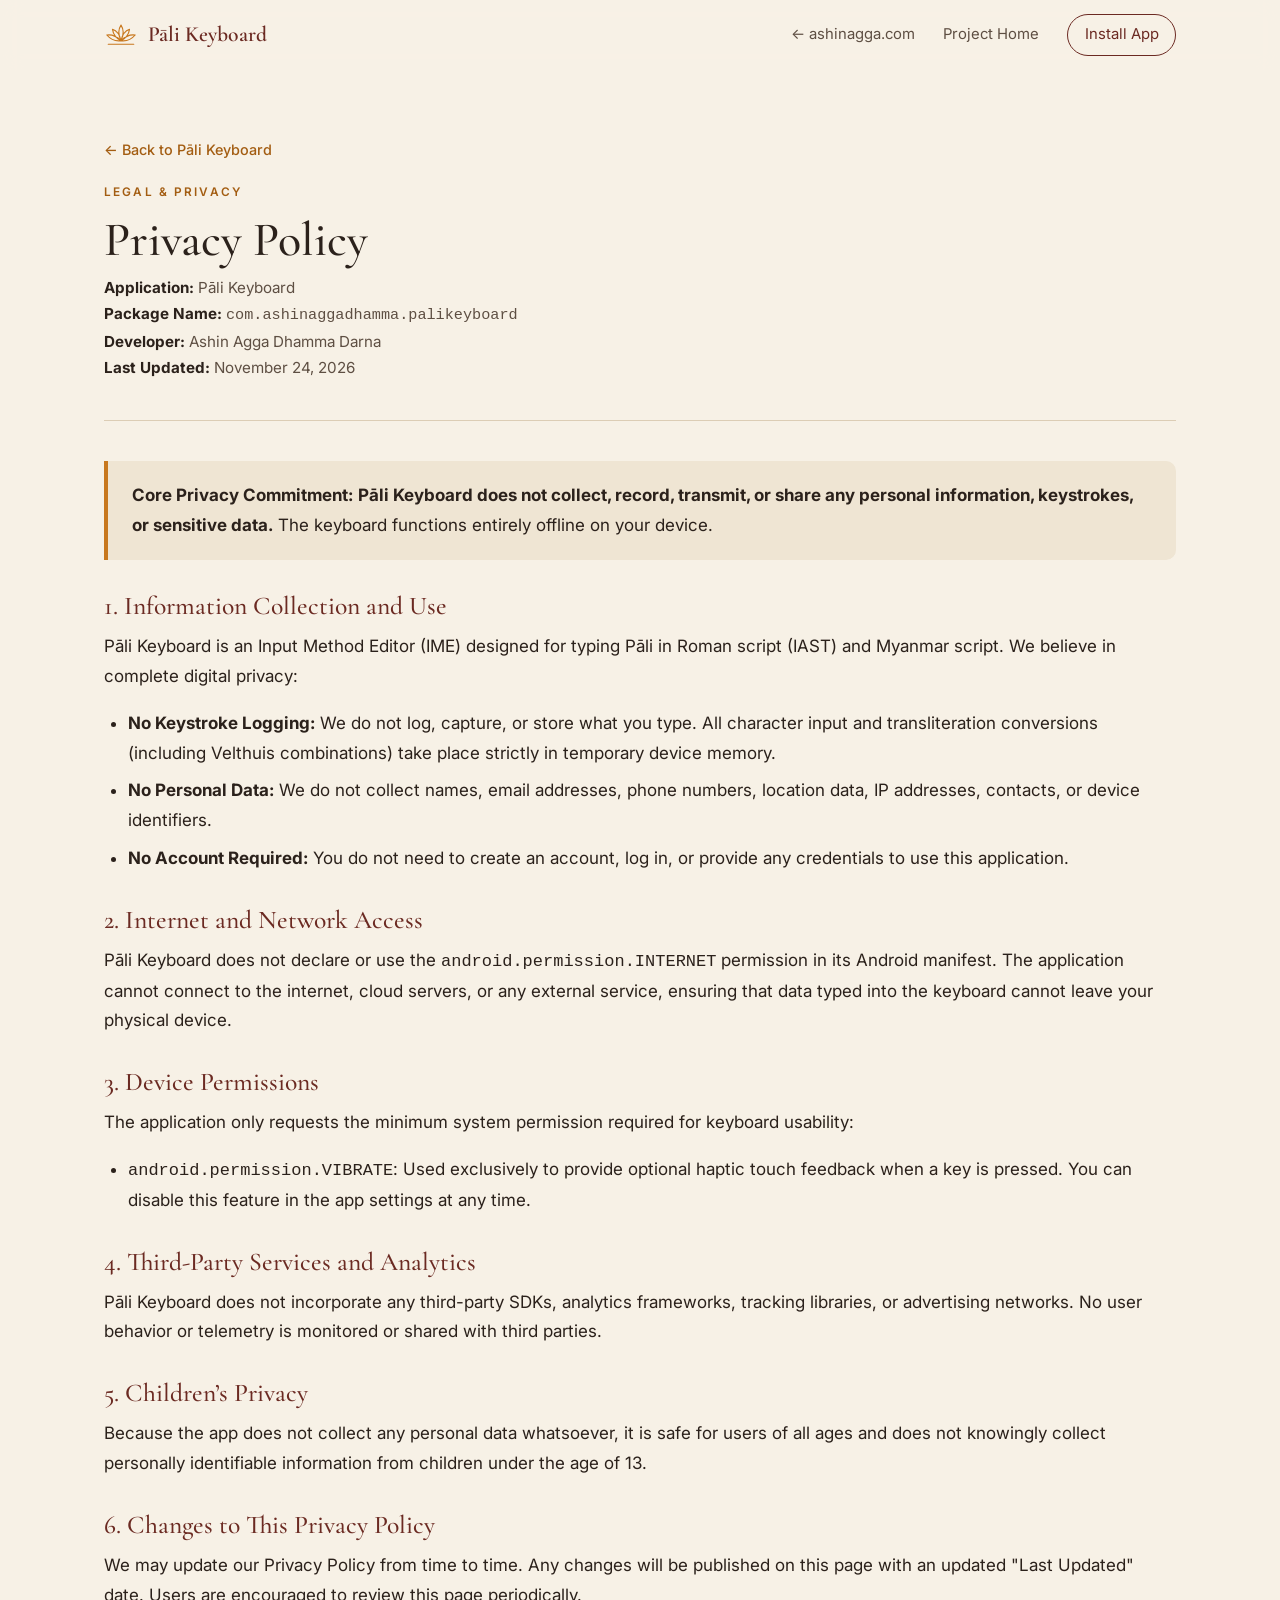
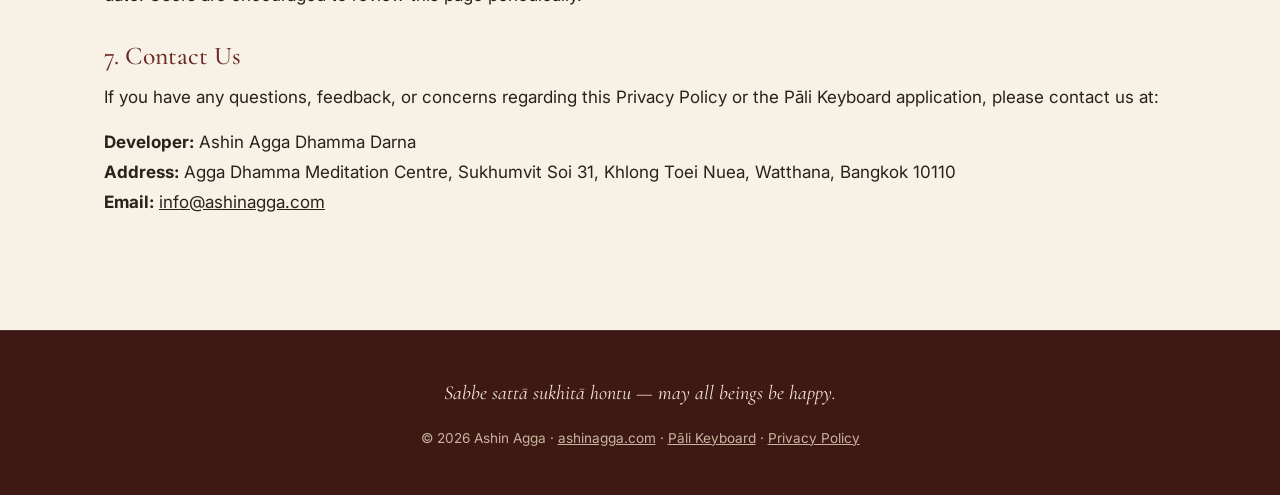
<file: privacy-policy.html>
<!DOCTYPE html>
<html lang="en">
<head>
  <meta charset="utf-8">
  <title>Redirecting to Privacy Policy...</title>
  <link rel="canonical" href="pali-keyboard/privacy-policy.html">
  <meta http-equiv="refresh" content="0; url=pali-keyboard/privacy-policy.html">
  <script>
    window.location.replace("pali-keyboard/privacy-policy.html");
  </script>
</head>
<body>
  <p>Redirecting to <a href="pali-keyboard/privacy-policy.html">Pāli Keyboard Privacy Policy</a>...</p>
</body>
</html>
</file>
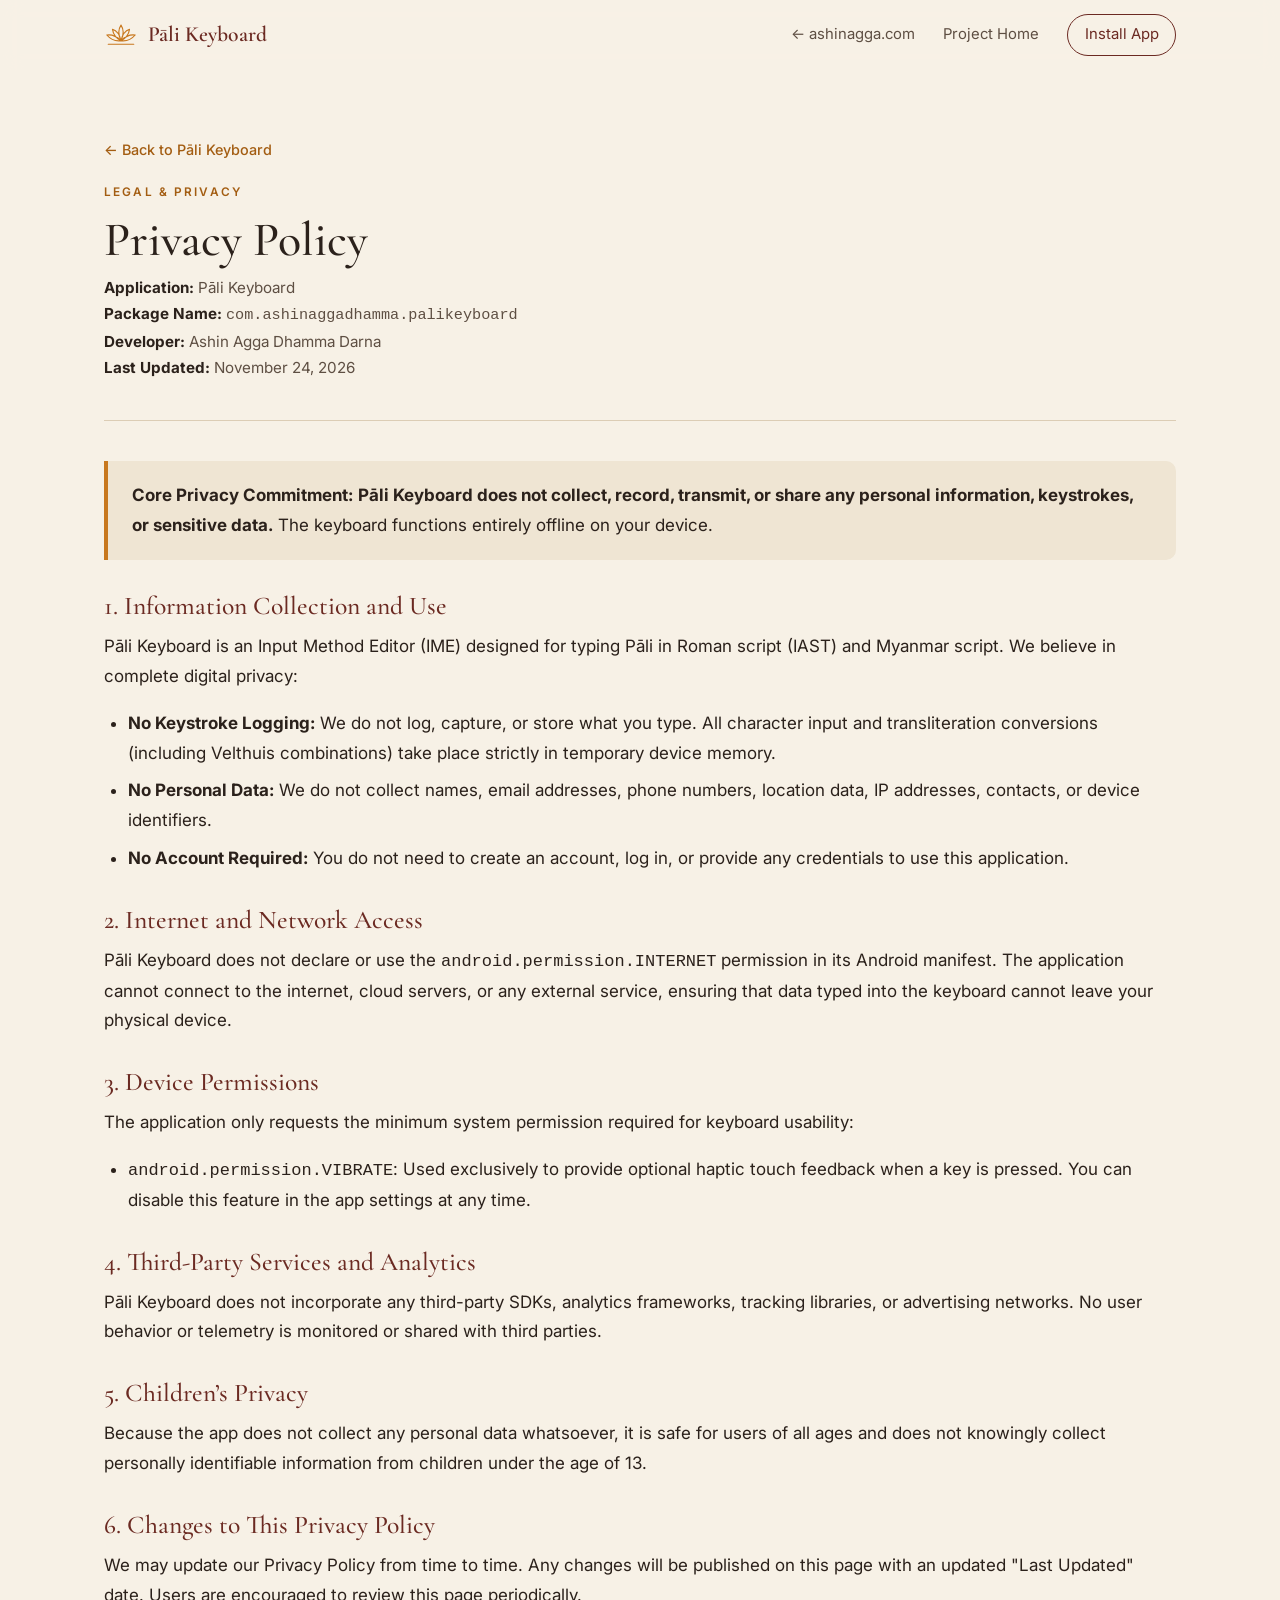
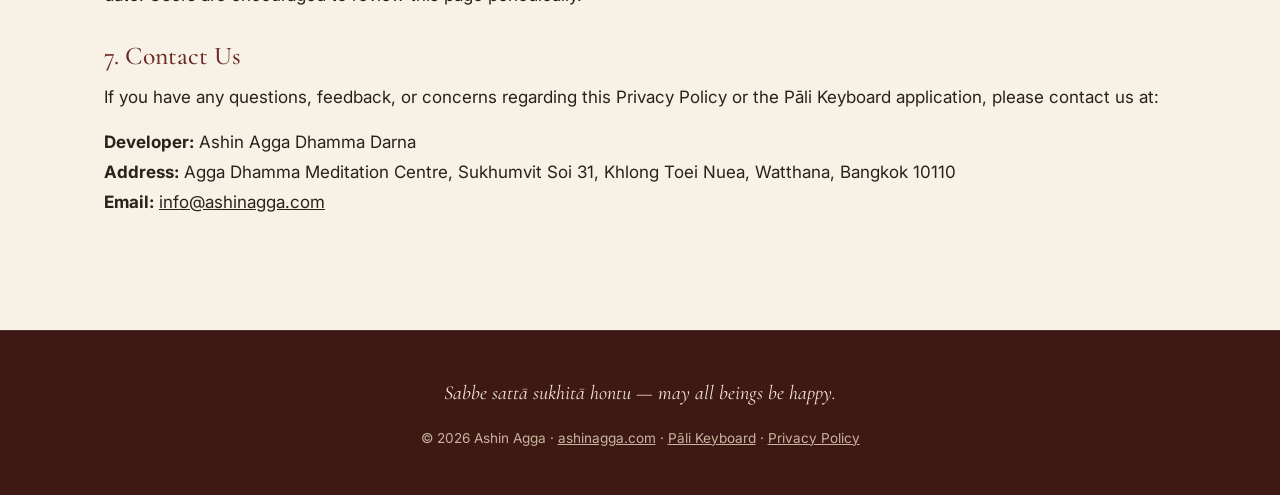
<file: pali-keyboard/privacy-policy.html>
<!doctype html>
<html lang="en">
<head>
  <meta charset="utf-8">
  <meta name="viewport" content="width=device-width, initial-scale=1">
  <title>Privacy Policy - Pāli Keyboard</title>
  <meta name="description" content="Privacy Policy for Pāli Keyboard Android App by Ashin Agga Dhamma Darna.">
  <link rel="preconnect" href="https://fonts.googleapis.com">
  <link rel="preconnect" href="https://fonts.gstatic.com" crossorigin>
  <link href="https://fonts.googleapis.com/css2?family=Cormorant+Garamond:ital,wght@0,400;0,500;0,600;1,400&family=Inter:wght@400;500;600&display=swap" rel="stylesheet">
  <link rel="stylesheet" href="../css/style.css">
  <style>
    .policy-container {
      max-width: var(--max);
      margin: 0 auto;
      padding: clamp(32px, 5vw, 64px) 24px clamp(64px, 8vw, 96px);
    }
    @media (max-width: 768px) {
      .policy-container {
        padding-left: 16px;
        padding-right: 16px;
      }
    }
    .policy-header {
      margin-bottom: 2.5rem;
      padding-bottom: 1.5rem;
      border-bottom: 1px solid var(--line);
    }
    .policy-header h1 {
      font-size: clamp(2.2rem, 5vw, 3rem);
      margin-top: 0.5rem;
      margin-bottom: 0.5rem;
    }
    .policy-meta {
      font-size: 0.95rem;
      color: var(--ink-soft);
    }
    .policy-meta strong {
      color: var(--ink);
    }
    .policy-content h2 {
      font-size: 1.6rem;
      margin-top: 2rem;
      margin-bottom: 0.75rem;
      color: var(--maroon);
    }
    .policy-content p, .policy-content ul {
      color: var(--ink);
      line-height: 1.75;
      margin-bottom: 1rem;
    }
    .policy-content ul {
      padding-left: 1.5rem;
    }
    .policy-content li {
      margin-bottom: 0.5rem;
    }
    .highlight-box {
      background: var(--paper-2);
      border-left: 4px solid var(--saffron);
      padding: 1.25rem 1.5rem;
      border-radius: 0 10px 10px 0;
      margin: 1.5rem 0;
    }
    .highlight-box p:last-child {
      margin-bottom: 0;
    }
    .back-link {
      display: inline-flex;
      align-items: center;
      gap: 6px;
      font-size: 0.9rem;
      font-weight: 500;
      color: var(--saffron-deep);
      text-decoration: none;
      margin-bottom: 1.5rem;
    }
    .back-link:hover {
      text-decoration: underline;
    }
  </style>
</head>
<body>

  <!-- Top Navigation -->
  <header class="nav" id="top">
    <div class="nav__inner">
      <a class="nav__brand" href="index.html" aria-label="Pāli Keyboard project home">
        <svg class="lotus" viewBox="0 0 48 32" aria-hidden="true"><path d="M24 2c4 6 4 14 0 22-4-8-4-16 0-22Zm0 22c6-3 11-9 12-16-6 2-10 7-12 16Zm0 0c-6-3-11-9-12-16 6 2 10 7 12 16Zm0 0c8 1 15-2 20-8-7-1-14 2-20 8Zm0 0C16 25 9 22 4 16c7-1 14 2 20 8ZM6 29h36" fill="none" stroke="currentColor" stroke-width="1.6" stroke-linecap="round" stroke-linejoin="round"/></svg>
        <span>Pāli Keyboard</span>
      </a>
      <nav class="nav__menu" aria-label="Main" style="display:flex;">
        <a href="../index.html#projects">← ashinagga.com</a>
        <a href="index.html">Project Home</a>
        <a href="index.html#setup" class="nav__cta">Install App</a>
      </nav>
    </div>
  </header>

  <main>
    <div class="policy-container">
      <a href="index.html" class="back-link">← Back to Pāli Keyboard</a>

      <div class="policy-header">
        <p class="eyebrow">Legal &amp; Privacy</p>
        <h1>Privacy Policy</h1>
        <div class="policy-meta">
          <p>
            <strong>Application:</strong> Pāli Keyboard<br>
            <strong>Package Name:</strong> <code>com.ashinaggadhamma.palikeyboard</code><br>
            <strong>Developer:</strong> Ashin Agga Dhamma Darna<br>
            <strong>Last Updated:</strong> November 24, 2026
          </p>
        </div>
      </div>

      <div class="policy-content">
        <div class="highlight-box">
          <p><strong>Core Privacy Commitment:</strong> <strong>Pāli Keyboard does not collect, record, transmit, or share any personal information, keystrokes, or sensitive data.</strong> The keyboard functions entirely offline on your device.</p>
        </div>

        <h2>1. Information Collection and Use</h2>
        <p>Pāli Keyboard is an Input Method Editor (IME) designed for typing Pāli in Roman script (IAST) and Myanmar script. We believe in complete digital privacy:</p>
        <ul>
          <li><strong>No Keystroke Logging:</strong> We do not log, capture, or store what you type. All character input and transliteration conversions (including Velthuis combinations) take place strictly in temporary device memory.</li>
          <li><strong>No Personal Data:</strong> We do not collect names, email addresses, phone numbers, location data, IP addresses, contacts, or device identifiers.</li>
          <li><strong>No Account Required:</strong> You do not need to create an account, log in, or provide any credentials to use this application.</li>
        </ul>

        <h2>2. Internet and Network Access</h2>
        <p>Pāli Keyboard does not declare or use the <code>android.permission.INTERNET</code> permission in its Android manifest. The application cannot connect to the internet, cloud servers, or any external service, ensuring that data typed into the keyboard cannot leave your physical device.</p>

        <h2>3. Device Permissions</h2>
        <p>The application only requests the minimum system permission required for keyboard usability:</p>
        <ul>
          <li><code>android.permission.VIBRATE</code>: Used exclusively to provide optional haptic touch feedback when a key is pressed. You can disable this feature in the app settings at any time.</li>
        </ul>

        <h2>4. Third-Party Services and Analytics</h2>
        <p>Pāli Keyboard does not incorporate any third-party SDKs, analytics frameworks, tracking libraries, or advertising networks. No user behavior or telemetry is monitored or shared with third parties.</p>

        <h2>5. Children’s Privacy</h2>
        <p>Because the app does not collect any personal data whatsoever, it is safe for users of all ages and does not knowingly collect personally identifiable information from children under the age of 13.</p>

        <h2>6. Changes to This Privacy Policy</h2>
        <p>We may update our Privacy Policy from time to time. Any changes will be published on this page with an updated "Last Updated" date. Users are encouraged to review this page periodically.</p>

        <h2>7. Contact Us</h2>
        <p>If you have any questions, feedback, or concerns regarding this Privacy Policy or the Pāli Keyboard application, please contact us at:</p>
        <p>
          <strong>Developer:</strong> Ashin Agga Dhamma Darna<br>
          <strong>Address:</strong> Agga Dhamma Meditation Centre, Sukhumvit Soi 31, Khlong Toei Nuea, Watthana, Bangkok 10110<br>
          <strong>Email:</strong> <a href="mailto:info@ashinagga.com">info@ashinagga.com</a>
        </p>
      </div>
    </div>
  </main>

  <footer class="footer">
    <p>Sabbe sattā sukhitā hontu — may all beings be happy.</p>
    <p class="footer__small">© <span id="year">2026</span> Ashin Agga · <a href="../index.html" style="text-decoration:underline;">ashinagga.com</a> · <a href="index.html" style="text-decoration:underline;">Pāli Keyboard</a> · <a href="privacy-policy.html" style="text-decoration:underline;">Privacy Policy</a></p>
  </footer>

</body>
</html>
</file>
<file: css/style.css>
/* ============ Tokens ============ */
:root {
  --paper: #f7f1e6;
  --paper-2: #efe5d3;
  --ink: #2b211b;
  --ink-soft: #5e4f43;
  --line: #dccdb5;
  --saffron: #c8781e;
  --saffron-deep: #a35d12;
  --maroon: #6b2a22;
  --maroon-deep: #3e1813;
  --radius: 14px;
  --max: 1120px;
  --serif: "Cormorant Garamond", Georgia, serif;
  --sans: "Inter", system-ui, -apple-system, "Segoe UI", sans-serif;
  --mm: "Noto Serif Myanmar", serif;
}

*, *::before, *::after { box-sizing: border-box; }
html { scroll-behavior: smooth; scroll-padding-top: 76px; }
body {
  margin: 0;
  background: var(--paper);
  color: var(--ink);
  font: 400 17px/1.7 var(--sans);
  -webkit-font-smoothing: antialiased;
}
img { max-width: 100%; display: block; }
a { color: inherit; }
h1, h2, h3 { font-family: var(--serif); font-weight: 500; line-height: 1.1; margin: 0; }
h2 { font-size: clamp(2rem, 4vw, 2.9rem); }
h3 { font-size: 1.45rem; }
p { margin: 0 0 1em; }
.sr-only { position: absolute; width: 1px; height: 1px; overflow: hidden; clip: rect(0 0 0 0); }
:focus-visible { outline: 2px solid var(--saffron); outline-offset: 3px; border-radius: 4px; }

/* Placeholder text to replace */
.todo { color: var(--saffron-deep); background: rgba(200,120,30,.1); border-radius: 4px; padding: 0 .2em; }

.eyebrow {
  font: 600 .74rem/1 var(--sans);
  letter-spacing: .18em;
  text-transform: uppercase;
  color: var(--saffron-deep);
  margin-bottom: 1rem;
}

/* ============ Buttons ============ */
.btn {
  display: inline-block;
  padding: .85em 1.5em;
  border-radius: 999px;
  font: 500 .95rem/1 var(--sans);
  text-decoration: none;
  transition: background .2s, color .2s, transform .2s;
}
.btn:hover { transform: translateY(-1px); }
.btn--primary { background: var(--maroon); color: #fff; }
.btn--primary:hover { background: var(--maroon-deep); }
.btn--ghost { border: 1px solid var(--line); }
.btn--ghost:hover { background: var(--paper-2); }

/* ============ Nav ============ */
.nav {
  position: sticky; top: 0; z-index: 50;
  background: rgba(247,241,230,.88);
  backdrop-filter: blur(10px);
  border-bottom: 1px solid transparent;
  transition: border-color .3s;
}
.nav.is-scrolled { border-color: var(--line); }
.nav__inner {
  max-width: var(--max); margin: 0 auto;
  padding: 14px 24px;
  display: flex; align-items: center; justify-content: space-between;
}
.nav__brand {
  display: flex; align-items: center; gap: 10px;
  text-decoration: none;
  font: 600 1.35rem/1 var(--serif);
  color: var(--maroon);
}
.lotus { width: 34px; height: 24px; color: var(--saffron); }
.nav__menu { display: flex; align-items: center; gap: 28px; }
.nav__menu a { text-decoration: none; font-size: .93rem; color: var(--ink-soft); }
.nav__menu a:hover { color: var(--ink); }
.nav__menu .nav__cta {
  color: var(--maroon); border: 1px solid var(--maroon);
  padding: .5em 1.1em; border-radius: 999px;
}
.nav__menu .nav__cta:hover { background: var(--maroon); color: #fff; }
.nav__toggle { display: none; }

/* ============ Hero ============ */
.hero {
  max-width: var(--max); margin: 0 auto;
  padding: clamp(48px, 8vw, 110px) 24px;
  display: grid; grid-template-columns: 1.1fr .9fr;
  gap: clamp(32px, 6vw, 80px); align-items: center;
}
.hero h1 { font-size: clamp(3.4rem, 9vw, 6.4rem); color: var(--maroon); letter-spacing: -.01em; }
.hero__mm { font: 400 1.5rem/1.6 var(--mm); color: var(--saffron-deep); margin: .3em 0 1.2em; }
.hero__lead { font-size: 1.12rem; color: var(--ink-soft); max-width: 34ch; }
.hero__actions { display: flex; flex-wrap: wrap; gap: 12px; margin-top: 2rem; }

.hero__portrait { margin: 0; }
.frame {
  position: relative;
  aspect-ratio: 4 / 5;
  border-radius: 220px 220px var(--radius) var(--radius);
  overflow: hidden;
  background: linear-gradient(160deg, var(--saffron) 0%, var(--maroon) 100%);
  box-shadow: 0 30px 60px -30px rgba(62,24,19,.45);
}
.frame::after {
  content: ""; position: absolute; inset: 10px;
  border: 1px solid rgba(255,255,255,.35);
  border-radius: 210px 210px 8px 8px; pointer-events: none;
}
.frame img { width: 100%; height: 100%; object-fit: cover; }
.hero__portrait figcaption {
  font: italic 400 1.2rem/1.5 var(--serif);
  color: var(--ink-soft); text-align: center; margin-top: 1.2rem;
}

/* Image fallback (when photo file is missing) */
.ph {
  width: 100%; height: 100%;
  display: grid; place-items: center;
  color: rgba(255,255,255,.85);
  font: 500 clamp(2rem, 6vw, 4.5rem)/1 var(--serif);
  background: linear-gradient(160deg, var(--saffron) 0%, var(--maroon) 100%);
  text-align: center;
}
.ph small { display: block; font: 500 .7rem/1.4 var(--sans); letter-spacing: .12em; text-transform: uppercase; opacity: .8; margin-top: .6rem; }

/* ============ Sections ============ */
.section { padding: clamp(64px, 9vw, 120px) 24px; }
.section > * { max-width: var(--max); margin-left: auto; margin-right: auto; }
.section--tint { background: var(--paper-2); }
.section__head { margin-bottom: 3rem; }
.section__sub { color: var(--ink-soft); margin-top: .8rem; }

/* About */
.about { display: grid; grid-template-columns: 1.5fr 1fr; gap: clamp(32px, 6vw, 80px); align-items: start; }
.about__body p:first-child::first-letter {
  float: left; font: 500 4.2rem/.8 var(--serif); color: var(--maroon);
  margin: .08em .1em 0 0;
}
.facts { margin: 0; border-top: 1px solid var(--line); }
.facts div, .contact div {
  display: flex; justify-content: space-between; gap: 16px;
  padding: 14px 0; border-bottom: 1px solid var(--line);
}
.facts dt { color: var(--ink-soft); font-size: .9rem; }
.facts dd { margin: 0; font-weight: 500; text-align: right; }

/* Timeline */
.timeline { list-style: none; padding: 0; display: grid; grid-template-columns: repeat(4, 1fr); gap: 24px; position: relative; }
.timeline::before {
  content: ""; position: absolute; left: 0; right: 0; top: 7px;
  height: 1px; background: var(--line);
}
.timeline li { position: relative; padding-top: 34px; }
.timeline li::before {
  content: ""; position: absolute; top: 0; left: 0;
  width: 15px; height: 15px; border-radius: 50%;
  background: var(--paper-2); border: 2px solid var(--saffron);
}
.timeline__year { font: 600 .8rem/1 var(--sans); letter-spacing: .1em; color: var(--saffron-deep); display: inline-block; margin-bottom: .7rem; }
.timeline h3 { margin-bottom: .4rem; }
.timeline p { color: var(--ink-soft); font-size: .95rem; }

/* Teachings */
.filters { display: flex; flex-wrap: wrap; gap: 8px; margin-bottom: 2rem; }
.chip {
  font: 500 .88rem/1 var(--sans);
  padding: .6em 1.1em; border-radius: 999px;
  border: 1px solid var(--line); background: transparent; color: var(--ink-soft);
  cursor: pointer; transition: all .2s;
}
.chip:hover { border-color: var(--saffron); color: var(--ink); }
.chip[aria-pressed="true"] { background: var(--maroon); border-color: var(--maroon); color: #fff; }

.cards { display: grid; grid-template-columns: repeat(3, 1fr); gap: 20px; }
.card {
  background: #fffaf2; border: 1px solid var(--line); border-radius: var(--radius);
  padding: 26px; display: flex; flex-direction: column;
  transition: transform .25s, box-shadow .25s;
}
.card:hover { transform: translateY(-3px); box-shadow: 0 18px 40px -24px rgba(62,24,19,.35); }
.card__meta { display: flex; justify-content: space-between; font-size: .8rem; color: var(--ink-soft); margin-bottom: 1rem; }
.card__tag { color: var(--saffron-deep); font-weight: 600; letter-spacing: .06em; text-transform: uppercase; }
.card h3 { margin-bottom: .6rem; }
.card p { color: var(--ink-soft); font-size: .95rem; flex: 1; }
.card__link {
  display: inline-flex; align-items: center; gap: 8px;
  font-weight: 500; font-size: .92rem; color: var(--maroon); text-decoration: none;
}
.card__link::before {
  content: ""; width: 30px; height: 30px; border-radius: 50%;
  background: var(--maroon) url("data:image/svg+xml,%3Csvg xmlns='http://www.w3.org/2000/svg' viewBox='0 0 24 24'%3E%3Cpath d='M9 7v10l8-5z' fill='white'/%3E%3C/svg%3E") center/16px no-repeat;
}

/* Gallery */
.gallery { display: grid; grid-template-columns: repeat(4, 1fr); grid-auto-rows: 200px; gap: 14px; }
.gallery button {
  padding: 0; border: 0; border-radius: var(--radius); overflow: hidden;
  cursor: zoom-in; background: var(--line); position: relative;
}
.gallery button:nth-child(1) { grid-column: span 2; grid-row: span 2; }
.gallery button:nth-child(4) { grid-row: span 2; }
.gallery img { width: 100%; height: 100%; object-fit: cover; transition: transform .5s; }
.gallery button:hover img { transform: scale(1.04); }
.gallery .ph { font-size: 1.6rem; }

/* Events */
.events { list-style: none; padding: 0; margin-top: 0; margin-bottom: 0; border-top: 1px solid var(--line); }
.event {
  display: grid; grid-template-columns: 110px 1fr auto; gap: 24px; align-items: center;
  padding: 24px 0; border-bottom: 1px solid var(--line);
}
.event__date { text-align: center; line-height: 1.1; }
.event__day { display: block; font: 500 2.6rem/1 var(--serif); color: var(--maroon); }
.event__mon { font: 600 .75rem/1 var(--sans); letter-spacing: .14em; text-transform: uppercase; color: var(--saffron-deep); }
.event h3 { margin-bottom: .25rem; }
.event p { margin: 0; color: var(--ink-soft); font-size: .95rem; }
.event__type { font-size: .8rem; padding: .4em .9em; border-radius: 999px; background: var(--paper-2); color: var(--ink-soft); white-space: nowrap; }
.events__empty { padding: 24px 0; color: var(--ink-soft); }

/* Visit */
.section--dark { background: var(--maroon-deep); color: #f3e6d6; }
.section--dark .eyebrow { color: #e7a85b; }
.section--dark h2 { color: #fff; margin-bottom: 1rem; }
.section--dark .todo { color: #f0bb78; background: rgba(240,187,120,.12); }
.visit { display: grid; grid-template-columns: 1fr 1fr; gap: clamp(32px, 6vw, 80px); align-items: start; }
.contact { margin: 0; border-top: 1px solid rgba(255,255,255,.15); }
.contact div { border-color: rgba(255,255,255,.15); }
.contact dt { color: #c9b39e; font-size: .9rem; }
.contact dd { margin: 0; text-align: right; }
.contact a { color: #f0bb78; text-decoration: none; }
.contact a:hover { text-decoration: underline; }
.hero__portrait figcaption small { font: 500 .75rem/1 var(--sans); letter-spacing: .12em; text-transform: uppercase; font-style: normal; color: var(--saffron-deep); display: inline-block; margin-top: .6rem; }

/* ============ Projects Section ============ */
.project-showcase {
  margin-top: 1.5rem;
}
.project-card {
  background: #fffdf9;
  border: 1px solid var(--line);
  border-radius: calc(var(--radius) * 1.3);
  padding: clamp(28px, 4vw, 44px);
  display: grid;
  grid-template-columns: 1.15fr 0.85fr;
  gap: clamp(28px, 4vw, 56px);
  align-items: center;
  box-shadow: 0 12px 36px -18px rgba(62,24,19,.15);
  transition: transform .25s ease, box-shadow .25s ease, border-color .25s ease;
}
.project-card:hover {
  border-color: var(--saffron);
  box-shadow: 0 20px 48px -20px rgba(62,24,19,.22);
}
.project-card__badges {
  display: flex;
  flex-wrap: wrap;
  gap: 8px;
  margin-bottom: 1rem;
}
.project-card__header {
  display: flex;
  align-items: center;
  gap: 18px;
  margin-bottom: .5rem;
}
.project-card__icon {
  width: 68px;
  height: 68px;
  border-radius: 16px;
  box-shadow: 0 6px 16px -4px rgba(62,24,19,.25), 0 0 0 1px rgba(255,255,255,.5);
  flex-shrink: 0;
}
.project-badge {
  font-size: .75rem;
  font-weight: 600;
  text-transform: uppercase;
  letter-spacing: .08em;
  padding: .35em .8em;
  border-radius: 999px;
  background: var(--paper-2);
  color: var(--ink-soft);
  border: 1px solid var(--line);
}
.project-badge--accent {
  background: rgba(200,120,30,.12);
  color: var(--saffron-deep);
  border-color: rgba(200,120,30,.35);
}
.project-card__title {
  font-size: clamp(2rem, 3.5vw, 2.7rem);
  color: var(--maroon);
  margin-bottom: .25rem;
  line-height: 1.1;
}
.project-card__title a {
  text-decoration: none;
  color: inherit;
  transition: color .2s;
}
.project-card__title a:hover {
  color: var(--saffron-deep);
}
.project-card__sub {
  font-family: var(--serif);
  font-size: 1.15rem;
  font-style: italic;
  color: var(--saffron-deep);
  margin-bottom: 1.1rem;
}
.project-card__desc {
  color: var(--ink-soft);
  font-size: 1.02rem;
  line-height: 1.65;
  margin-bottom: 1.4rem;
}
.project-card__keys {
  display: flex;
  flex-wrap: wrap;
  gap: 6px;
  align-items: center;
  margin-bottom: 1.75rem;
  padding: 10px 14px;
  background: var(--paper);
  border-radius: 10px;
  border: 1px dashed var(--line);
}
.key-pill {
  display: inline-flex;
  align-items: center;
  justify-content: center;
  min-width: 28px;
  height: 28px;
  padding: 0 7px;
  font-family: var(--sans);
  font-size: .88rem;
  font-weight: 500;
  background: #fff;
  border: 1px solid var(--line);
  border-radius: 6px;
  color: var(--ink);
  box-shadow: 0 1px 2px rgba(0,0,0,.04);
}
.key-pill--accent {
  background: #fff8f0;
  border-color: #eed6bf;
  color: var(--saffron-deep);
  font-weight: 600;
}
.key-pill-divider {
  width: 1px;
  height: 20px;
  background: var(--line);
  margin: 0 4px;
}
.project-card__actions {
  display: flex;
  flex-wrap: wrap;
  gap: 12px;
  align-items: center;
}
.project-card__actions .btn {
  display: inline-flex;
  align-items: center;
  gap: 8px;
}

/* Phone & Keyboard Mockup */
.project-card__preview {
  text-decoration: none;
  display: block;
  perspective: 1000px;
}
.phone-frame {
  background: #231d19;
  border-radius: 28px;
  padding: 14px;
  box-shadow: 0 24px 50px -15px rgba(35,29,25,.4), inset 0 0 0 1px rgba(255,255,255,.1);
  transition: transform .35s ease, box-shadow .35s ease;
}
.project-card:hover .phone-frame {
  transform: translateY(-4px) rotate(0.5deg);
  box-shadow: 0 30px 60px -18px rgba(35,29,25,.5), inset 0 0 0 1px rgba(255,255,255,.15);
}
.phone-frame__header {
  display: flex;
  justify-content: space-between;
  align-items: center;
  padding: 4px 10px 10px;
  color: #c9b39e;
  font-size: .75rem;
  font-weight: 600;
  letter-spacing: .06em;
}
.phone-frame__indicator {
  font-size: .68rem;
  background: rgba(200,120,30,.25);
  color: #f0bb78;
  padding: .2em .6em;
  border-radius: 999px;
}
.phone-frame__screen {
  background: #191411;
  border-radius: 18px;
  padding: 14px 12px 12px;
  overflow: hidden;
}
.mock-textbox {
  background: rgba(255,255,255,.06);
  border-radius: 10px;
  padding: 10px 12px;
  margin-bottom: 14px;
  border: 1px solid rgba(255,255,255,.08);
}
.mock-textbox__label {
  display: block;
  font-size: .65rem;
  text-transform: uppercase;
  letter-spacing: .1em;
  color: #9d8876;
  margin-bottom: 3px;
}
.mock-textbox__text {
  font-family: var(--serif);
  font-size: 1.05rem;
  color: #fff4e5;
  line-height: 1.35;
  font-style: italic;
}
.mock-keyboard {
  display: flex;
  flex-direction: column;
  gap: 5px;
  user-select: none;
}
.mock-keyboard__row {
  display: flex;
  gap: 4px;
  justify-content: center;
}
.mock-keyboard__row span {
  flex: 1;
  height: 32px;
  max-width: 32px;
  background: #342b25;
  color: #eee1d2;
  border-radius: 6px;
  display: flex;
  align-items: center;
  justify-content: center;
  font-size: .8rem;
  font-weight: 500;
  box-shadow: 0 1px 0 rgba(0,0,0,.3);
}
.mock-keyboard__row--pali span {
  background: #443224;
  color: #f7ca97;
  font-weight: 600;
}
.mock-keyboard__row--bottom .mock-key--mod {
  flex: 1.4;
  max-width: 44px;
  background: #2b221d;
  color: #baa491;
  font-size: .75rem;
}
.mock-keyboard__row--space .mock-key--switch {
  flex: 2.2;
  max-width: 82px;
  background: #2b221d;
  color: #f0bb78;
  font-size: .65rem;
}
.mock-keyboard__row--space .mock-key--space {
  flex: 4;
  max-width: 140px;
  font-size: .7rem;
  color: #baa491;
}
.mock-keyboard__row--space .mock-key--enter {
  flex: 1.5;
  max-width: 50px;
  background: var(--saffron-deep);
  color: #fff;
}

/* Footer */
.footer { text-align: center; padding: 48px 24px; background: var(--maroon-deep); color: #c9b39e; border-top: 1px solid rgba(255,255,255,.1); }
.footer p:first-child { font: italic 400 1.25rem/1.4 var(--serif); color: #f3e6d6; }
.footer__small { font-size: .85rem; margin: 0; }

/* Lightbox */
.lightbox {
  position: fixed; inset: 0; z-index: 100;
  background: rgba(30,14,10,.94);
  display: flex; align-items: center; justify-content: center; gap: 12px;
  padding: 24px;
}
.lightbox[hidden] { display: none; }
.lightbox figure { margin: 0; max-width: min(1000px, 100%); text-align: center; }
.lightbox img, .lightbox .ph { max-height: 80vh; width: auto; margin: 0 auto; border-radius: 8px; }
.lightbox .ph { width: min(600px, 80vw); aspect-ratio: 4/3; height: auto; }
.lightbox figcaption { color: #e9dccb; margin-top: 14px; font: italic 1.15rem var(--serif); }
.lightbox button { background: none; border: 0; color: #fff; cursor: pointer; }
.lightbox__close { position: absolute; top: 14px; right: 20px; font-size: 2.4rem; line-height: 1; }
.lightbox__nav { font-size: 3rem; padding: 0 10px; opacity: .7; }
.lightbox__nav:hover { opacity: 1; }

/* Reveal on scroll */
.reveal { opacity: 0; transform: translateY(18px); transition: opacity .8s ease, transform .8s ease; }
.reveal.is-visible { opacity: 1; transform: none; }
@media (prefers-reduced-motion: reduce) {
  html { scroll-behavior: auto; }
  .reveal { opacity: 1; transform: none; transition: none; }
  * { transition: none !important; }
}

/* ============ Responsive ============ */
@media (max-width: 900px) {
  .cards { grid-template-columns: repeat(2, 1fr); }
  .project-card { grid-template-columns: 1fr; }
  .timeline { grid-template-columns: 1fr 1fr; row-gap: 40px; }
  .timeline::before { display: none; }
  .gallery { grid-template-columns: repeat(3, 1fr); }
}

@media (max-width: 760px) {
  body { font-size: 16px; }
  .nav__inner { padding: 12px 16px; }
  .nav__toggle {
    display: flex; flex-direction: column; gap: 5px;
    background: none; border: 0; padding: 10px; cursor: pointer;
  }
  .nav__toggle span:not(.sr-only) { width: 22px; height: 2px; background: var(--ink); transition: transform .3s; }
  .nav__toggle[aria-expanded="true"] span:nth-child(2) { transform: translateY(3.5px) rotate(45deg); }
  .nav__toggle[aria-expanded="true"] span:nth-child(3) { transform: translateY(-3.5px) rotate(-45deg); }
  .nav__menu {
    position: absolute; top: 100%; left: 0; right: 0;
    flex-direction: column; align-items: stretch; gap: 0;
    background: var(--paper); border-bottom: 1px solid var(--line);
    padding: 8px 16px 16px;
    display: none;
  }
  .nav__menu.is-open { display: flex; }
  .nav__menu a { padding: 12px 0; font-size: 1rem; }
  .nav__menu .nav__cta { text-align: center; margin-top: 8px; }

  .hero { grid-template-columns: 1fr; padding: 40px 16px 64px; }
  .hero__portrait { order: -1; max-width: 340px; margin: 0 auto; width: 100%; }
  .section { padding-left: 16px; padding-right: 16px; }
  .about, .visit { grid-template-columns: 1fr; }
  .cards { grid-template-columns: 1fr; }
  .timeline { grid-template-columns: 1fr; }
  .gallery { grid-template-columns: 1fr 1fr; grid-auto-rows: 150px; }
  .gallery button:nth-child(4) { grid-row: auto; }
  .event { grid-template-columns: 70px 1fr; gap: 16px; }
  .event__type { grid-column: 2; justify-self: start; }
  .event__day { font-size: 2rem; }
  .lightbox__nav { position: absolute; bottom: 20px; }
  .lightbox__prev { left: 20px; } .lightbox__next { right: 20px; }
}
</file>
